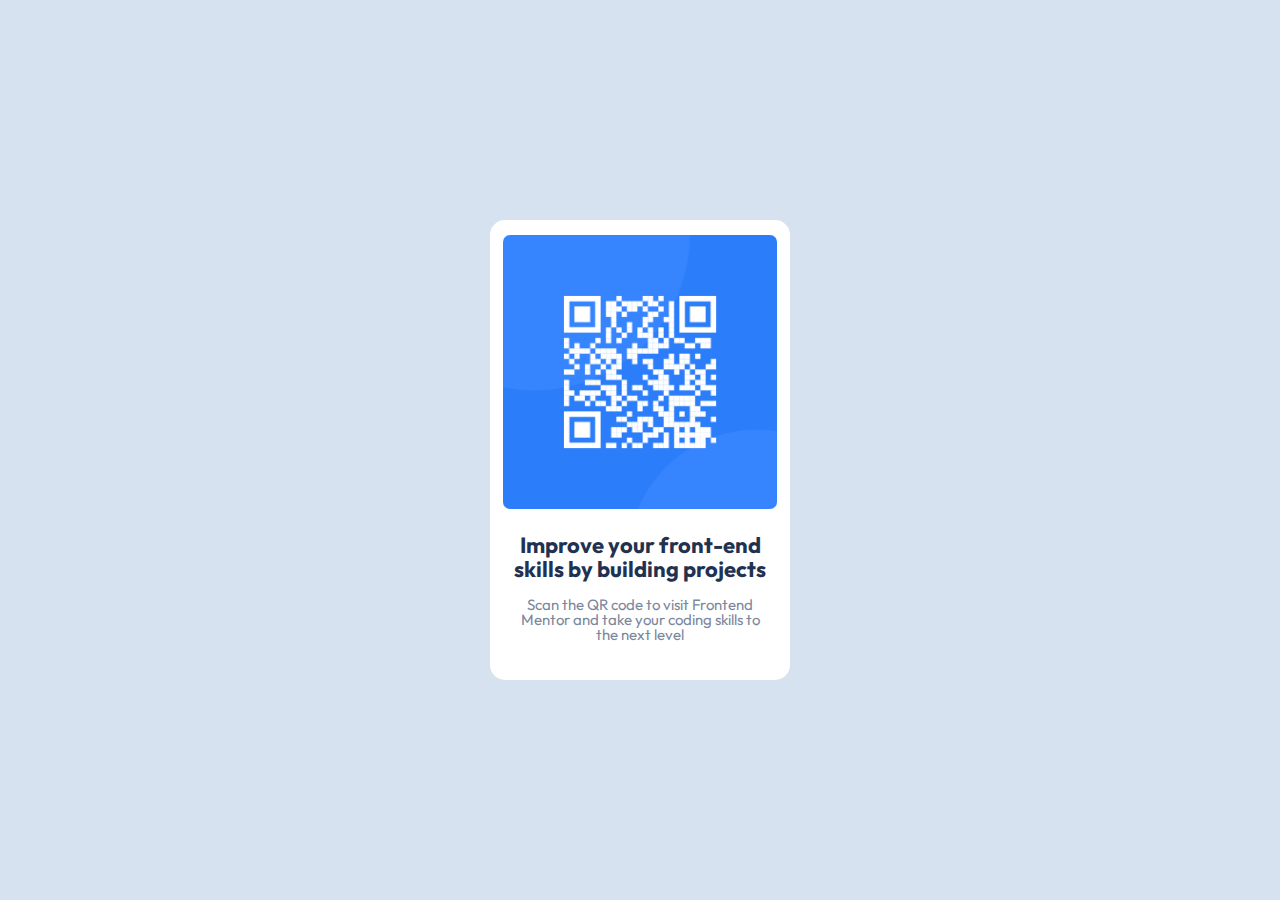
<file: QR code component/index.html>
<!DOCTYPE html>
<html lang="en">
<head>
  <meta charset="UTF-8">
  <meta http-equiv="X-UA-Compatible" content="IE=edge">
  <meta name="viewport" content="width=device-width, initial-scale=1.0">
  <title>Frontend Mentor | QR code component</title>
  <link rel="preconnect" href="https://fonts.googleapis.com">
  <link rel="preconnect" href="https://fonts.gstatic.com" crossorigin>
  <link href="https://fonts.googleapis.com/css2?family=Outfit:wght@400;700&display=swap" rel="stylesheet">
  <link rel="stylesheet" href="./css/reset.css">
  <link rel="stylesheet" href="./css/style.css">
</head>
<body>
  <main>
    <div class="qrCode">
      <img class="qrCode__image" src="./images/image-qr-code.png" alt="">
      <h2 class="qrCode__title">Improve your front-end skills by building projects</h2>
      <p class="qrCode__description">Scan the QR code to visit Frontend Mentor and take your coding skills to the next level</p>
    </div>
  </main>
</body>
</html>
</file>
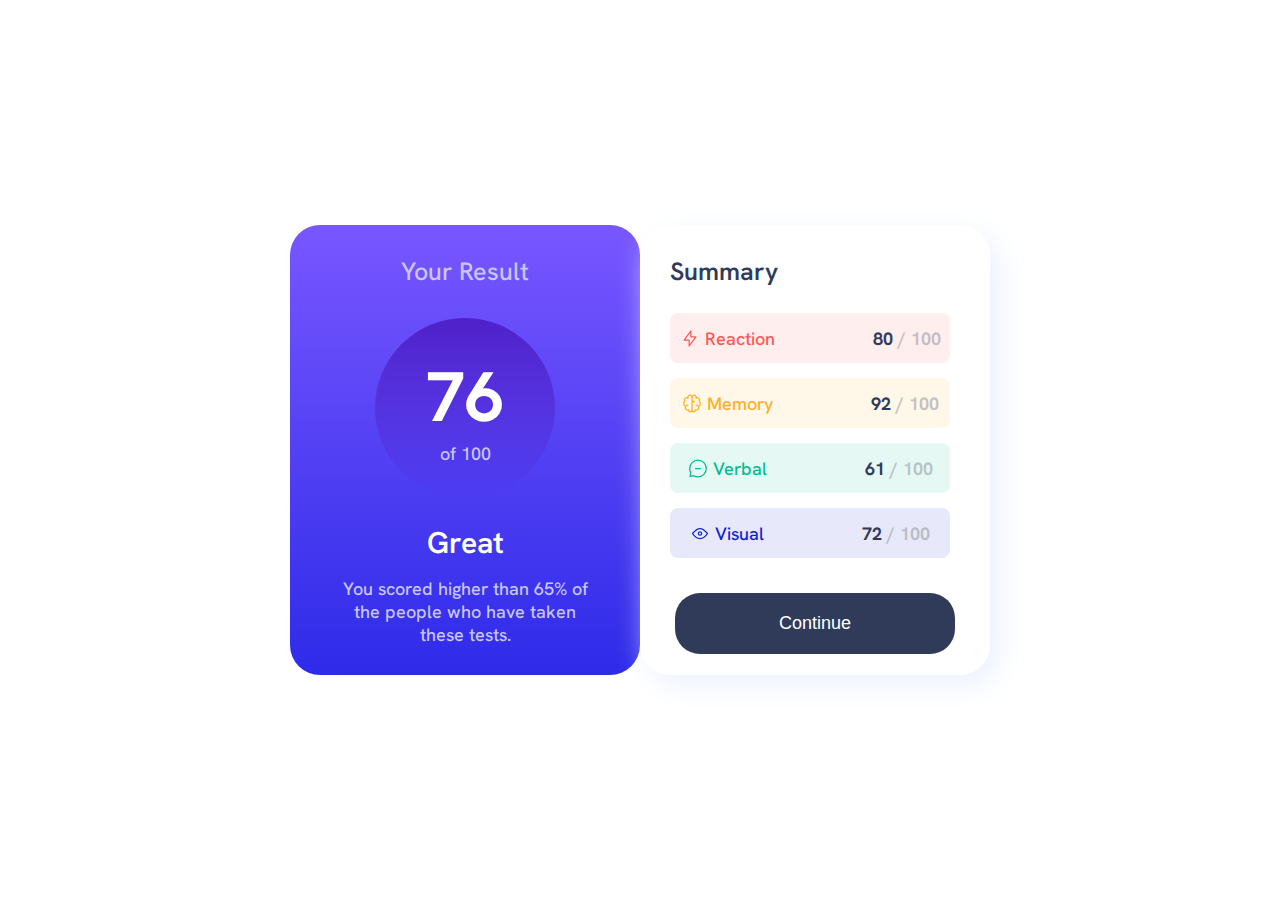
<file: Results summary component/index.html>
<!DOCTYPE html>
<html lang="en">
<head>
  <meta charset="UTF-8">
  <meta name="viewport" content="width=device-width, initial-scale=1.0"> <!-- displays site properly based on user's device -->

  <link rel="icon" type="image/png" sizes="32x32" href="./assets/images/favicon-32x32.png">
  <link rel="preconnect" href="https://fonts.googleapis.com">
  <link rel="preconnect" href="https://fonts.gstatic.com" crossorigin>
  <link href="https://fonts.googleapis.com/css2?family=Hanken+Grotesk:wght@500;700;800&family=Montserrat&display=swap" rel="stylesheet">  
  <link rel="stylesheet" href="style.css">
  <title>Frontend Mentor | Results summary component</title>
</head>
<body>
  <main>
    <div class="result">
      <h2>Your Result</h2>
      <div class="progress">
        <p class="reached">76</p>
        <p class="all">of 100</p></div>
      <h1>Great</h1>
      <p class="scoreInformation">You scored higher than 65% of the people who have taken these tests.</p>
    </div>

    <div class="summary">
      <h2>Summary</h2>
      <div class="cards-pointes reactionCard">
        <span>
          <img src="./assets/images/icon-reaction.svg" alt="thunder icon">
          <span class="title reactionTitle">Reaction</span>
        </span>
        <span class="pointers"><span class="point">80</span> / 100</span>
      </div>

      <div class="cards-pointes memoryCard">
        <span>
          <img src="./assets/images/icon-memory.svg" alt="memory icon">
          <span class="title memoryTitle">Memory</span>
        </span>
        <span class="pointers"><span class="point">92</span> / 100</span>
      </div>

      <div class="cards-pointes verbalCard">
        <span>
          <img src="./assets/images/icon-verbal.svg" alt="verbal icon">
          <span class="title verbalTitle">Verbal</span>
        </span>
        <span class="pointers"><span class="point">61</span> / 100</span>
      </div>

      <div class="cards-pointes visualCard">
        <span>
          <img src="./assets/images/icon-visual.svg" alt="visual icon">
          <span class="title visualTitle">Visual</span>
        </span>
        <span class="pointers"><span class="point">72</span> / 100</span>
      </div>

      <button>Continue</button>
    </div>
  </main>  
</body>
</html>
</file>
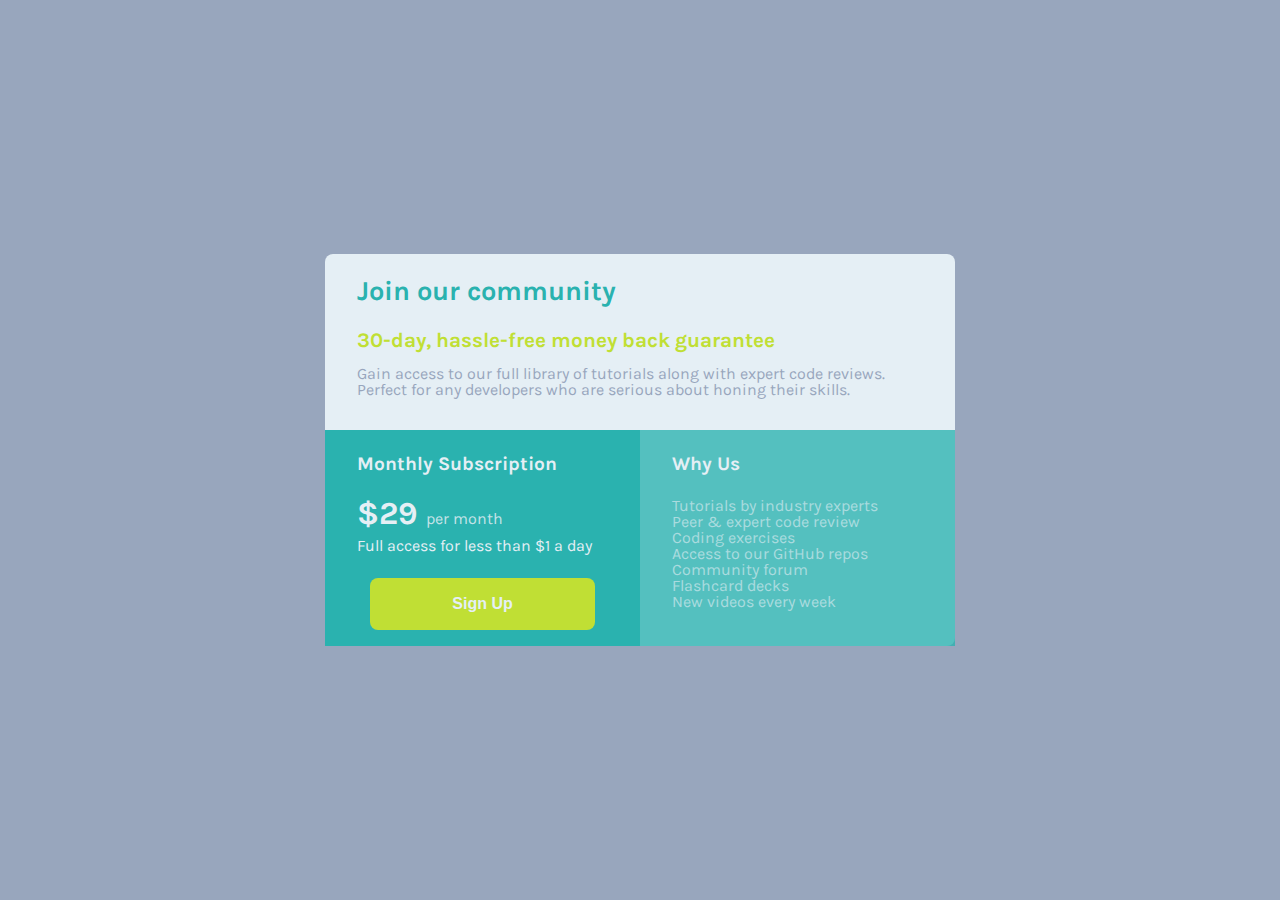
<file: single-price-grid-component-master/index.html>
<!DOCTYPE html>
<html lang="en">
<head>
  <meta charset="UTF-8">
  <meta name="viewport" content="width=device-width, initial-scale=1.0"> 
  <link rel="icon" type="image/png" sizes="32x32" href="./images/favicon-32x32.png">
  <title>Frontend Mentor | Single Price Grid Component</title>
  <link rel="preconnect" href="https://fonts.googleapis.com">
  <link rel="preconnect" href="https://fonts.gstatic.com" crossorigin>
  <link href="https://fonts.googleapis.com/css2?family=Karla:wght@400;700&display=swap" rel="stylesheet">
  <link rel="stylesheet" href="./css/reset.css">
  <link rel="stylesheet" href="./css/style.css">
  <link rel="stylesheet" href="./css/card__description.css">
  <link rel="stylesheet" href="./css/card__signature.css">
  <link rel="stylesheet" href="./css/card__informations.css">
</head>
<body>
  <div class="card">
    <div class="card__description">
      <h2 class="description__title">Join our community</h2>
      <h3 class="description__subtitle">30-day, hassle-free money back guarantee</h3>
      <p class="description__info">Gain access to our full library of tutorials along with expert code reviews. 
        Perfect for any developers who are serious about honing their skills.</p>
    </div>
    <div class="card__signature">
      <h2 class="signature__title">Monthly Subscription</h2>
      <p class="signature__price">&dollar;29 
        <span class="signature__price___period">
          per month
        </span>
      </p>
      <p class="signature__informations">Full access for less than &dollar;1 a day</p>
      <button class="signature__buttons">Sign Up</button>
    </div>
    <div class="card__informations">
      <h2 class="informations__title">Why Us</h2>
      <ul class="informations__list">
        <li class="informations__list___benefits">Tutorials by industry experts</li>
        <li class="informations__list___benefits">Peer &amp; expert code review</li>
        <li class="informations__list___benefits">Coding exercises</li>
        <li class="informations__list___benefits">Access to our GitHub repos</li>
        <li class="informations__list___benefits">Community forum</li>
        <li class="informations__list___benefits">Flashcard decks</li>
        <li class="informations__list___benefits">New videos every week</li>
      </ul>
    </div>
  </div>
</body>
</html>
</file>
<file: QR code component/css/style.css>
body{
    font-family: 'Outfit', sans-serif;
    font-size: 15px;
    font-weight: 400;
}

main{
    display: flex;
    align-items: center;
    background: hsl(212, 45%, 89%);
    justify-content: center;
    height: 100vh;
}

.qrCode{
    display: flex;
    align-items: center;
    background: white;
    border-radius: 15px;
    flex-direction: column;
    height: 460px;
    margin: 10px;
    max-width: 300px;
}

.qrCode__image{
    border-radius: 7px;
    margin-top: 15px;
    width: 91.43%;
}

.qrCode__title{
    color: hsl(218, 44%, 22%);
    font-size: 22px;
    font-weight: 700;
    line-height: 1.5rem;
    margin: 1.5rem 0.7rem 1rem 0.7rem;
    text-align: center;
}

.qrCode__description{
    color: hsl(220, 15%, 55%);
    margin: 0rem 1.5rem;
    text-align: center;
}
</file>
<file: Results summary component/style.css>
*{
  margin: 0;
  padding: 0;
  box-sizing: border-box;
  font-size: 18px;
}

body{
  background-color: hsla(241, 72%, 46%, 0);
  min-height: 100vh;
  width: 100vw;
  display: flex;
  flex-direction: column  ;
  justify-content: center;
  align-items: center;
  font-family: 'Hanken Grotesk', sans-serif;
}


main{
  display: flex;
  width: 700px;
  height: 450px;
  margin: 0 30px;
}

div.result{
  width: 50%;
  background: linear-gradient(hsl(252, 100%, 67%),  hsl(241, 81%, 54%));
  border-radius: 30px;
  display: flex;
  flex-direction: column;
  align-items: center;
}

.result h2{
  color: hsl(241, 100%, 89%);
  font-weight: 500;
  font-size: 25px;
  margin-top: 30px;
}

.result div.progress{
  width: 180px;
  height: 180px;
  background: linear-gradient(hsla(256, 72%, 46%, 1 ), hsla(241, 72%, 46%, 0))  ;
  border-radius: 50%;
  margin-top: 30px;
  display: flex;
  flex-direction: column;
  justify-content: center;
  align-items: center;
}

.progress .reached{
  color: white; 
  font-weight: 700;
  font-size: 70px;
}

.progress .all{
  color:hsl(241, 100%, 89%);
  font-weight: 500;
}

.result h1{
  color: white;
  font-weight: 600;
  font-size: 30px;
  margin-top: 25px ;
}

.result .scoreInformation{
  color: hsl(241, 100%, 89%);
  font-weight: 500;
  margin: 15px 45px;
  text-align: center;
}

div.summary{
  background: #FFFFFF;
  width: 50%;
  border-radius:30px;
  display: flex;
  flex-direction: column;
  box-shadow: 10px 10px 30px rgb(235, 241, 255, 1);
}

.summary h2{
  margin: 30px 0px 25px 30px;
  color: hsl(224, 30%, 27%);
  font-weight: 600;
  font-size: 25px;
}

div .cards-pointes{
  width: 80%;
  height: 50px;
  margin: 0px 0px 15px 30px ;
  display: flex;
  justify-content: center;
  align-items: center;
  gap: 35%;
  border-radius: 8px;
}

.cards-pointes.reactionCard{
  background: hsl(0, 100%, 67%, 0.1);
}

.cards-pointes.memoryCard{
  background: hsl(39, 100%, 56%, 0.1);
}

.cards-pointes.verbalCard{
  background: hsl(166, 100%, 37%, 0.1);
}

.cards-pointes.visualCard{
  background: hsl(234, 85%, 45%, 0.1);
  margin-bottom: 35px;
}

.cards-pointes span{
  text-align: center;
  display: flex;
  gap: 5px;
}

.cards-pointes .title{
  font-weight: 500;
}

.title.reactionTitle{
  color: hsl(0, 100%, 67%);
}

.title.memoryTitle{
  color: hsl(39, 100%, 56%);
}

.title.verbalTitle{
  color: hsl(166, 100%, 37%);
}

.title.visualTitle{
  color: hsl(234, 85%, 45%);
}

.pointers{
  font-weight: 700;
  color: rgba(146, 149, 155, 0.553);
}

.pointers .point{
  color: hsl(224, 30%, 27%);
}


button{
  width: 280px;
  text-align: center; 
  margin: 0 auto;
  padding: 20px;
  border: none;
  border-radius: 25px;
  color:white;
  background: hsl(224, 30%, 27%);
  font-weight: 500;
  cursor: pointer;
  transition: ease-in-out;
}

button:hover{
  background: linear-gradient(hsl(252, 100%, 67%),  hsl(241, 81%, 54%));
}

@media (max-width: 690px){
  main{
    width: 550px;
  }

  div .cards-pointes{
    gap: 20%;
  }

  button{
    width: 240px;
  }
}

@media (max-width: 425px) {

  main{
    display: flex;
    flex-direction: column;
    width: 100vw; 
    height: 100vh;
  }

  div.result{
    width: 100vw;
    border-top-right-radius: 0px;
    border-top-left-radius: 0px;
  }

  div.summary{
    width: 100vw;
    margin-bottom: 10px;
  }

  .cards-pointes.visualCard{
    margin-bottom: 15px;
  }

  button{
    margin: 10px auto;
    width: 290px;
  } 
}
</file>
<file: single-price-grid-component-master/css/style.css>
body{
  align-items: center;
  background: hsl(218, 22%, 67%);
  display: flex;
  font-family: 'Karla', sans-serif;
  font-size: 16px;
  font-weight: 400;
  justify-content: center;
  height: 100vh;
}

.card{
  background: hsl(204, 43%, 93%);
  border-radius: 0.5rem;
  display: grid;
  grid-template-columns: 50% 50%;
  grid-template-rows: 45% 55%;
  height:auto;
  max-width: 630px;
  margin: 2rem;
}

.card__description{
  grid-row: 1 /2;
  grid-column: 1 / 3;
  padding: 1.5rem 2rem;
}

.card__signature{
  background: hsl(179, 62%, 43%);
  display: flex;
  flex-direction: column;
  grid-row: 2 / 3;
  grid-column: 1 / 2;
  padding: 1.5rem 2rem;
}

.card__informations{
  background: hsla(179, 62%, 43%, 0.778);
  grid-row: 2 / 3;
  grid-column: 2 / 3;
  padding: 1.5rem 2rem;
}


@media screen and (max-width:550px){
  .card{
    margin: none;
    flex-wrap: wrap;
    grid-template-columns: 100%;
    grid-template-rows: 33.33% 33.33% 33.33%;
    width: auto;
    height: 95%;

  }

  .card__description{
    padding-left: 1rem;
    padding-bottom: 0;
    grid-column: auto;
    grid-row: 1/2;
  }

  .card__signature{
    padding-left: 1rem;
    padding-bottom: 0;
    grid-column: auto;
    grid-row: 2/3;
  }

  .card__informations{
    padding-left: 1rem;
    padding-bottom: 0;
    grid-column: auto;
    grid-row: 3/4;
  }

}
</file>
<file: single-price-grid-component-master/css/card__description.css>
.description__title{
  color: hsl(179, 62%, 43%);
  font-size: 1.7rem;
  font-weight: 700;
  margin-bottom: 1.5rem;
}

.description__subtitle{
  color: hsl(71, 73%, 54%);
  font-size: 1.3rem;
  font-weight: 700;
  margin-bottom: 1rem;
}

.description__info{
  color: hsl(218, 22%, 67%);
}

@media screen and (max-width:550px){
  .description__title{
    font-size: 1.5rem;
    margin-bottom: 1rem;
  }

  .description__subtitle{
    margin-bottom: 0.5rem;
    font-size: 1rem;
  }

  .description__info{
    line-height: 1.3;
    font-size: 14px;
  }
}
</file>
<file: single-price-grid-component-master/css/card__signature.css>
.signature__title{
  color: hsl(204, 43%, 93%);
  font-weight: 700;
  font-size: 1.2rem;
  margin-bottom: 1.5rem;
}

.signature__price{
  color:hsl(204, 43%, 93%) ;
  margin-bottom: 0.5rem;
  font-weight: 700;
  font-size: 2rem;
}

.signature__price___period{
  font-size: 1rem;
  font-weight: 400;
  color:hsla(203, 44%, 93%, 0.834) ;
}

.signature__informations{
  color: hsl(204, 43%, 93%);
  margin-bottom: 1.5rem;
}

.signature__buttons{
  border: 1px solid transparent;
  padding: 1rem;
  border-radius: 0.5rem;
  width: 90%;
  align-self: center;
  background: hsl(71, 73%, 54%);
  color: hsl(204, 43%, 93%);
  font-weight: 700;
  font-size: 1rem;
  cursor: pointer;
}
</file>
<file: single-price-grid-component-master/css/card__informations.css>
.informations__title{
  color: hsl(204, 43%, 93%);
  font-weight: 700;
  font-size: 1.2rem;
  margin-bottom: 1.5rem;
}

.informations__list___benefits{
  color: hsla(203, 44%, 93%, 0.604);
}
</file>
